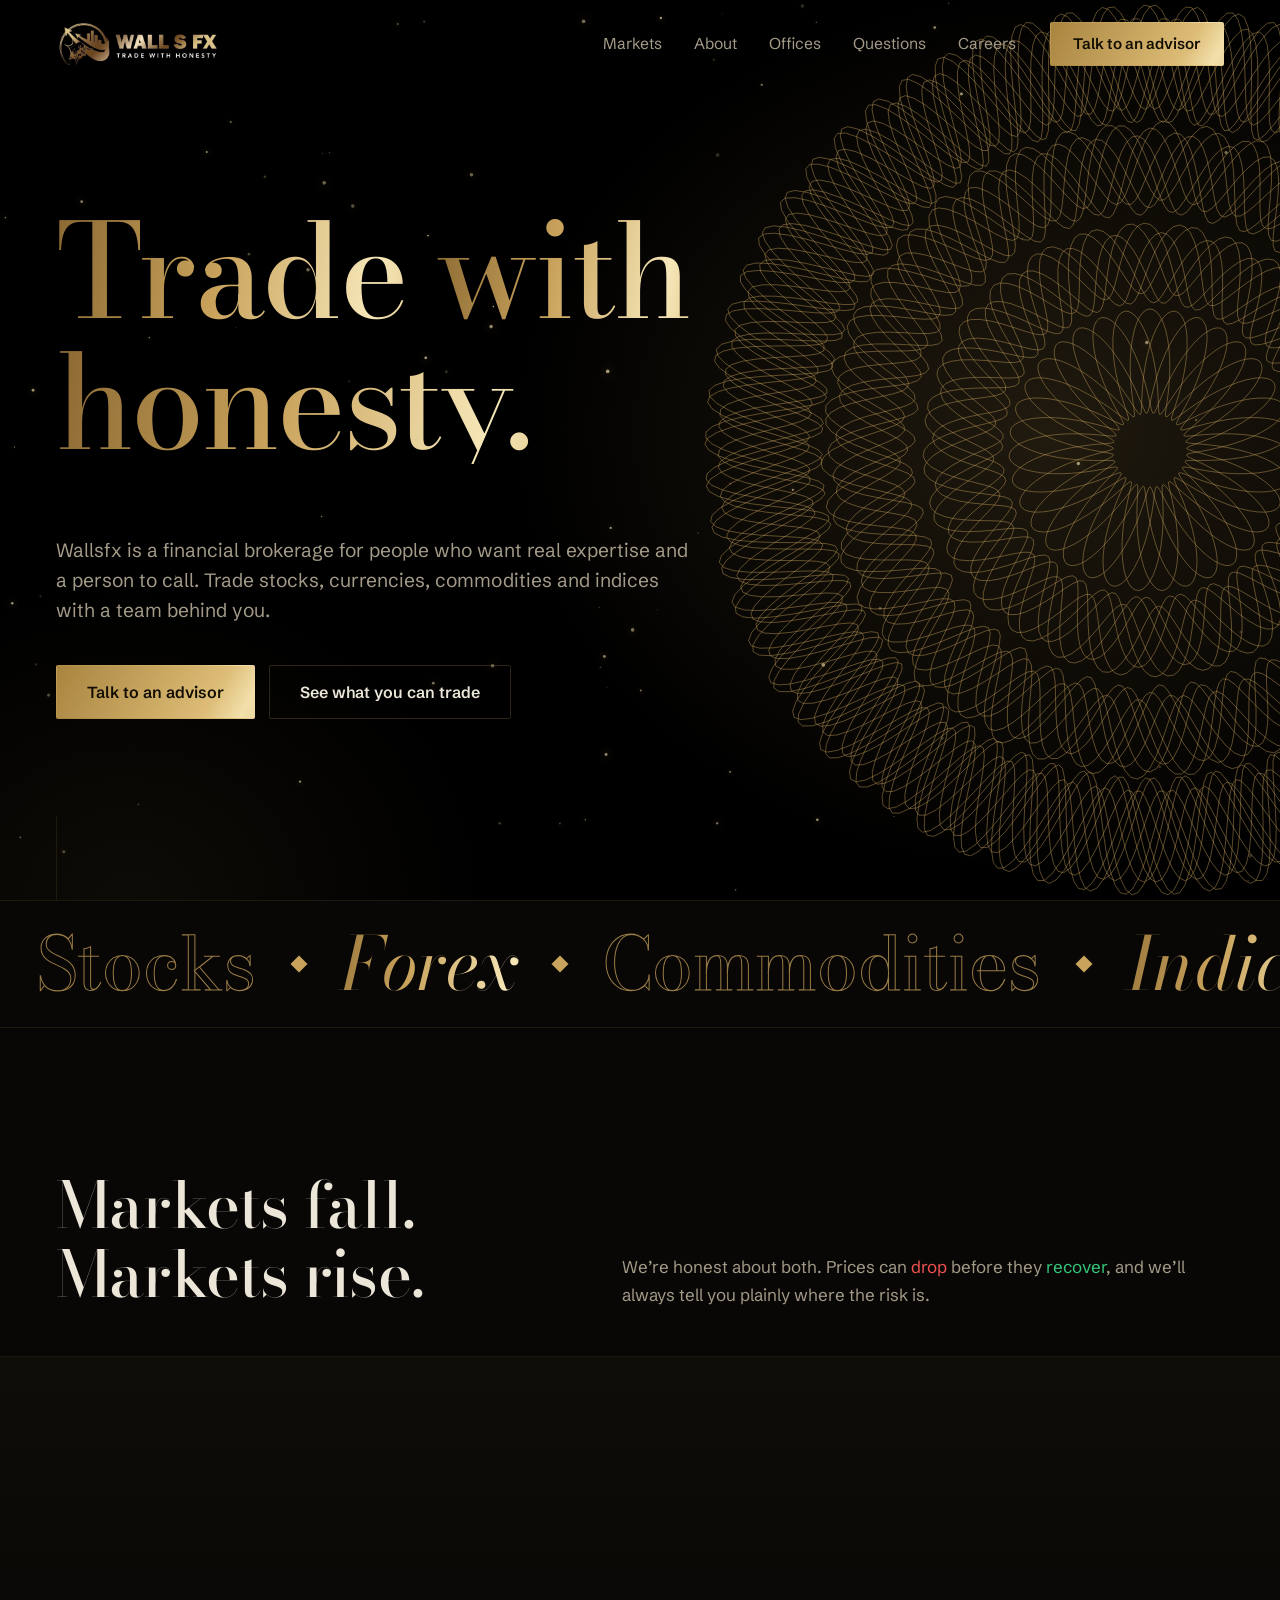
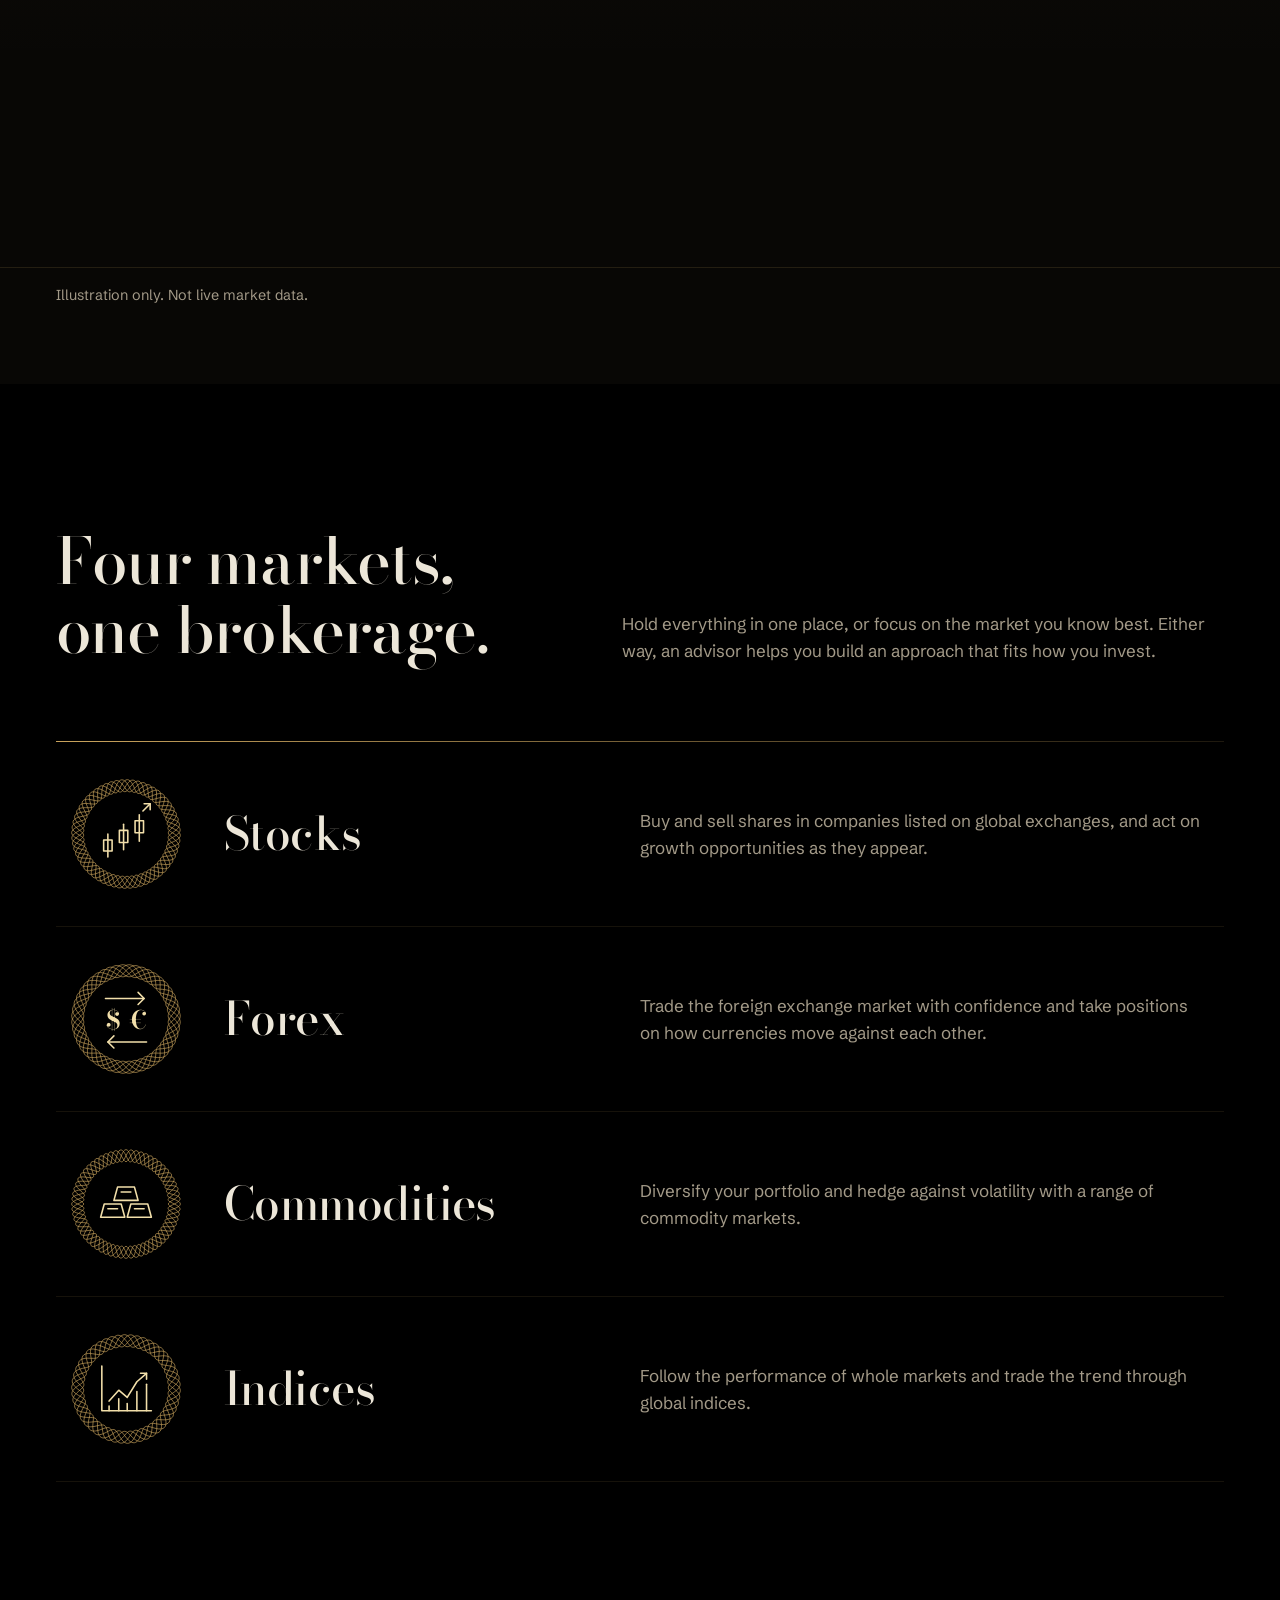
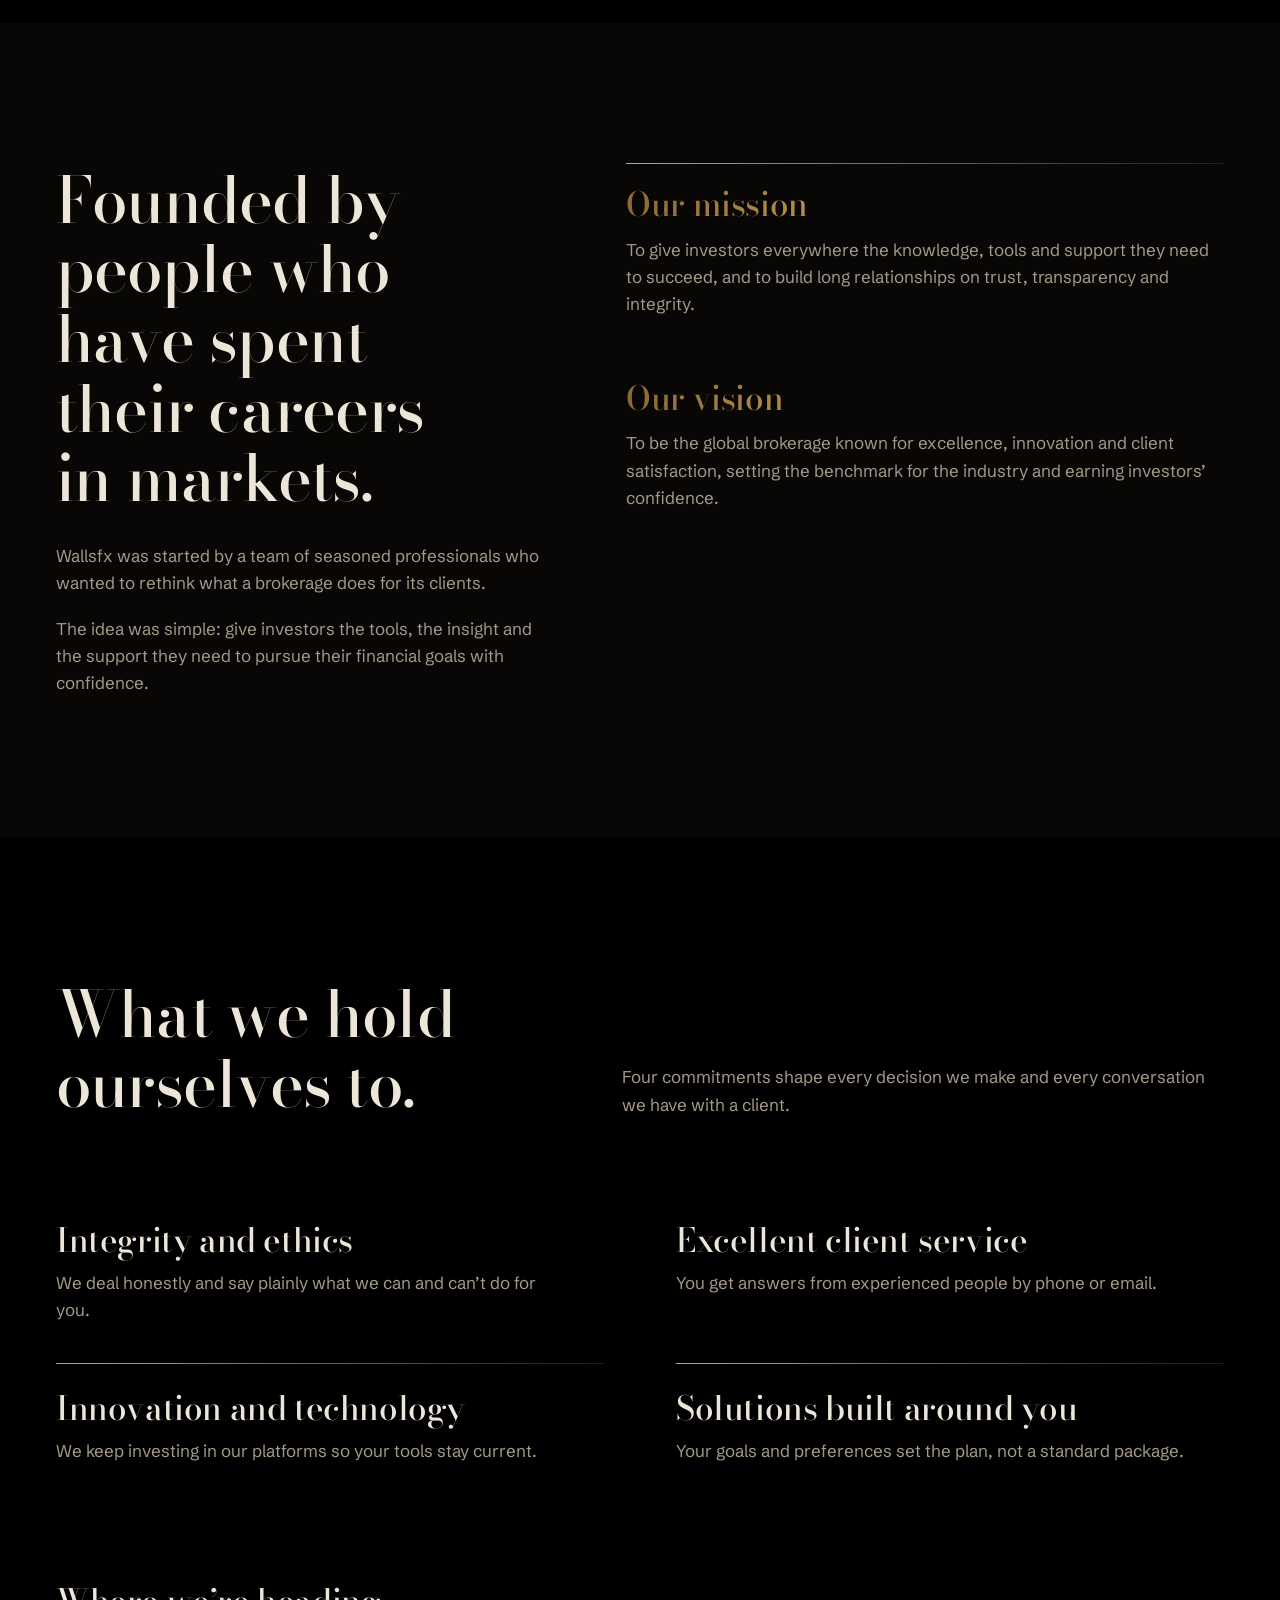
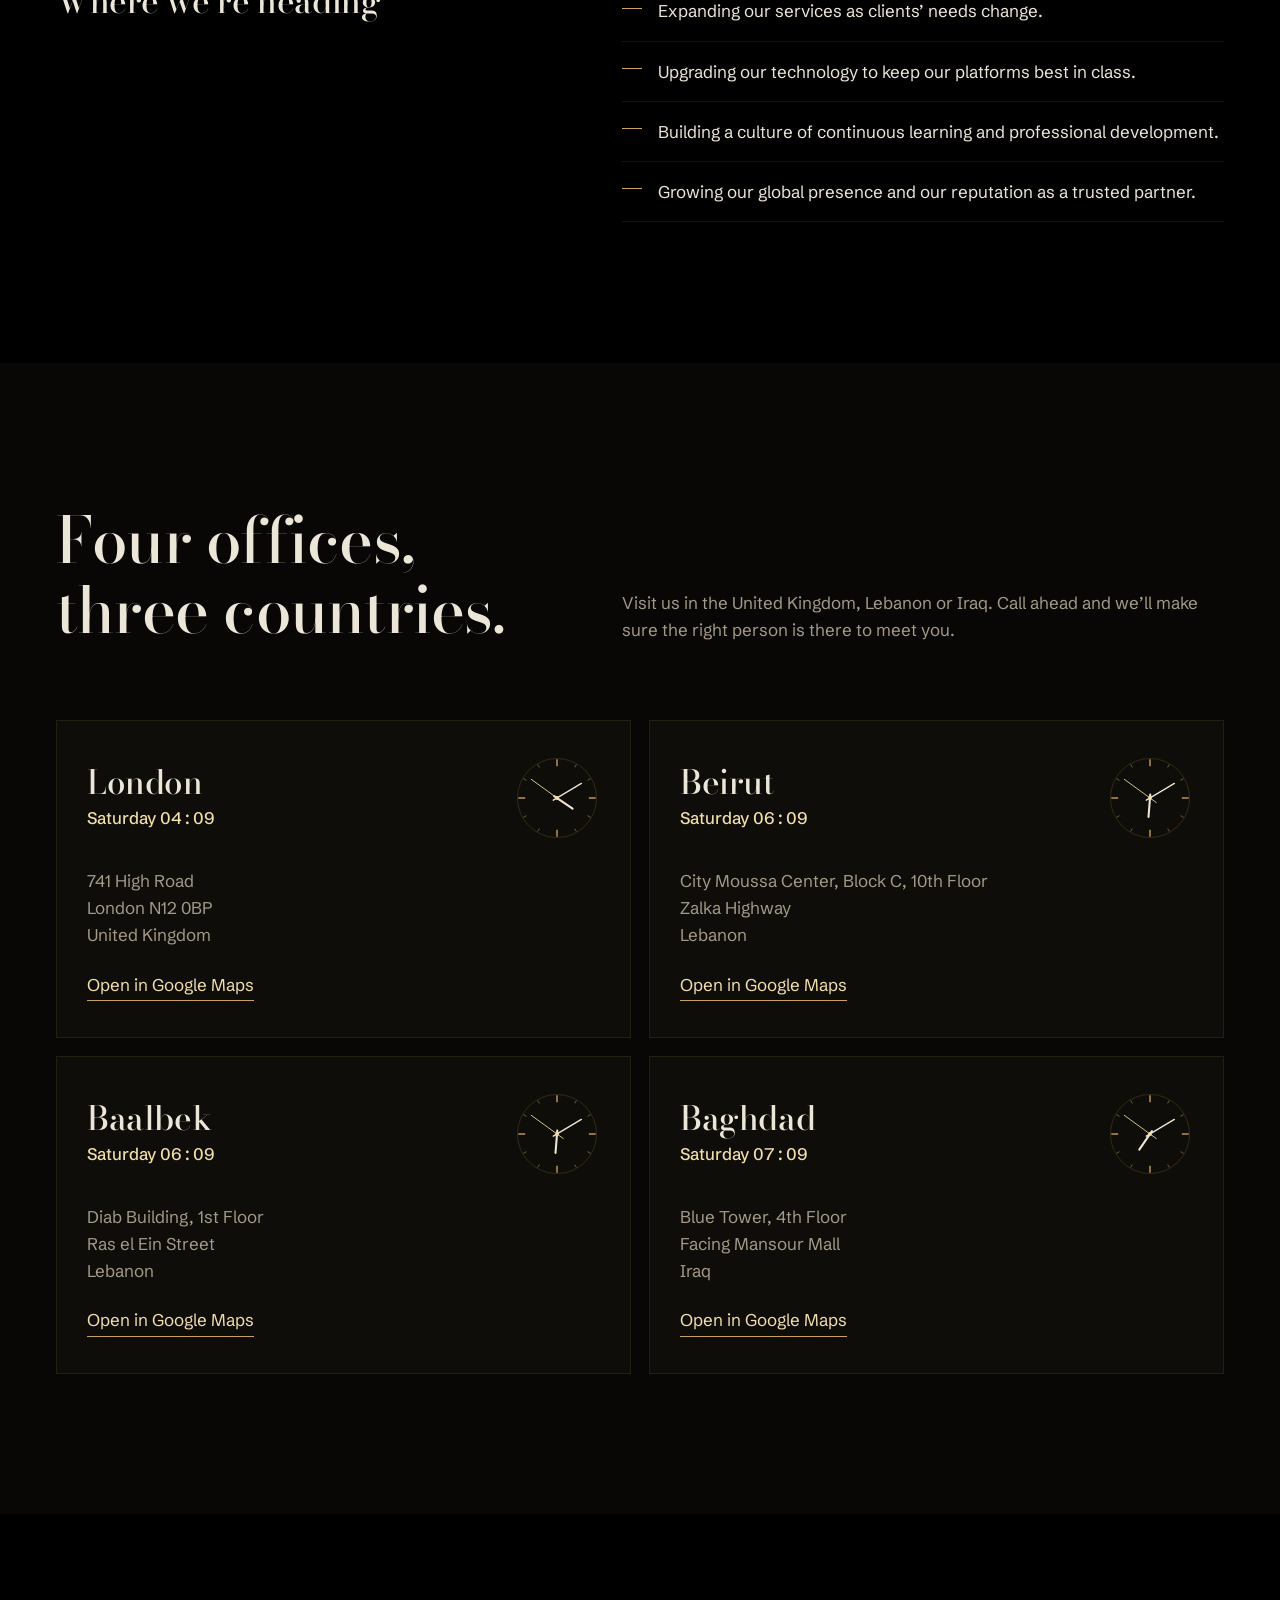
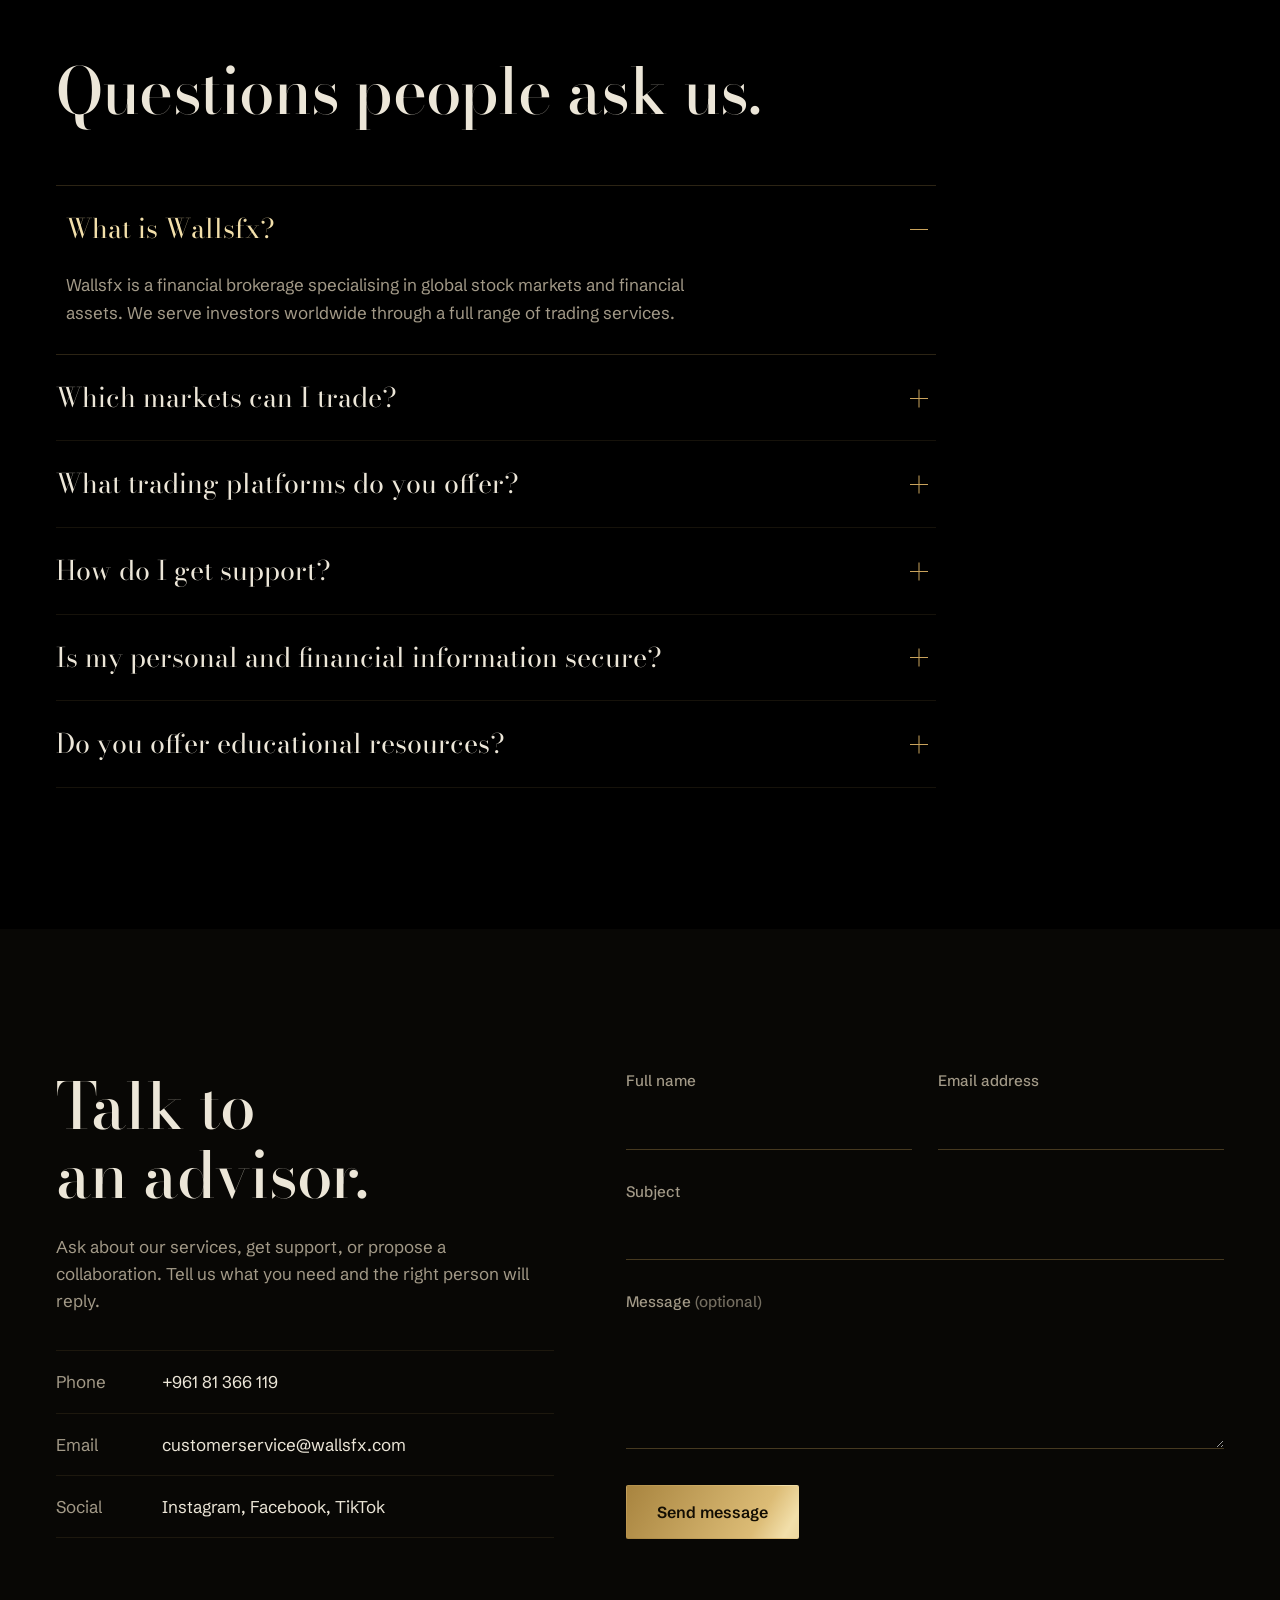
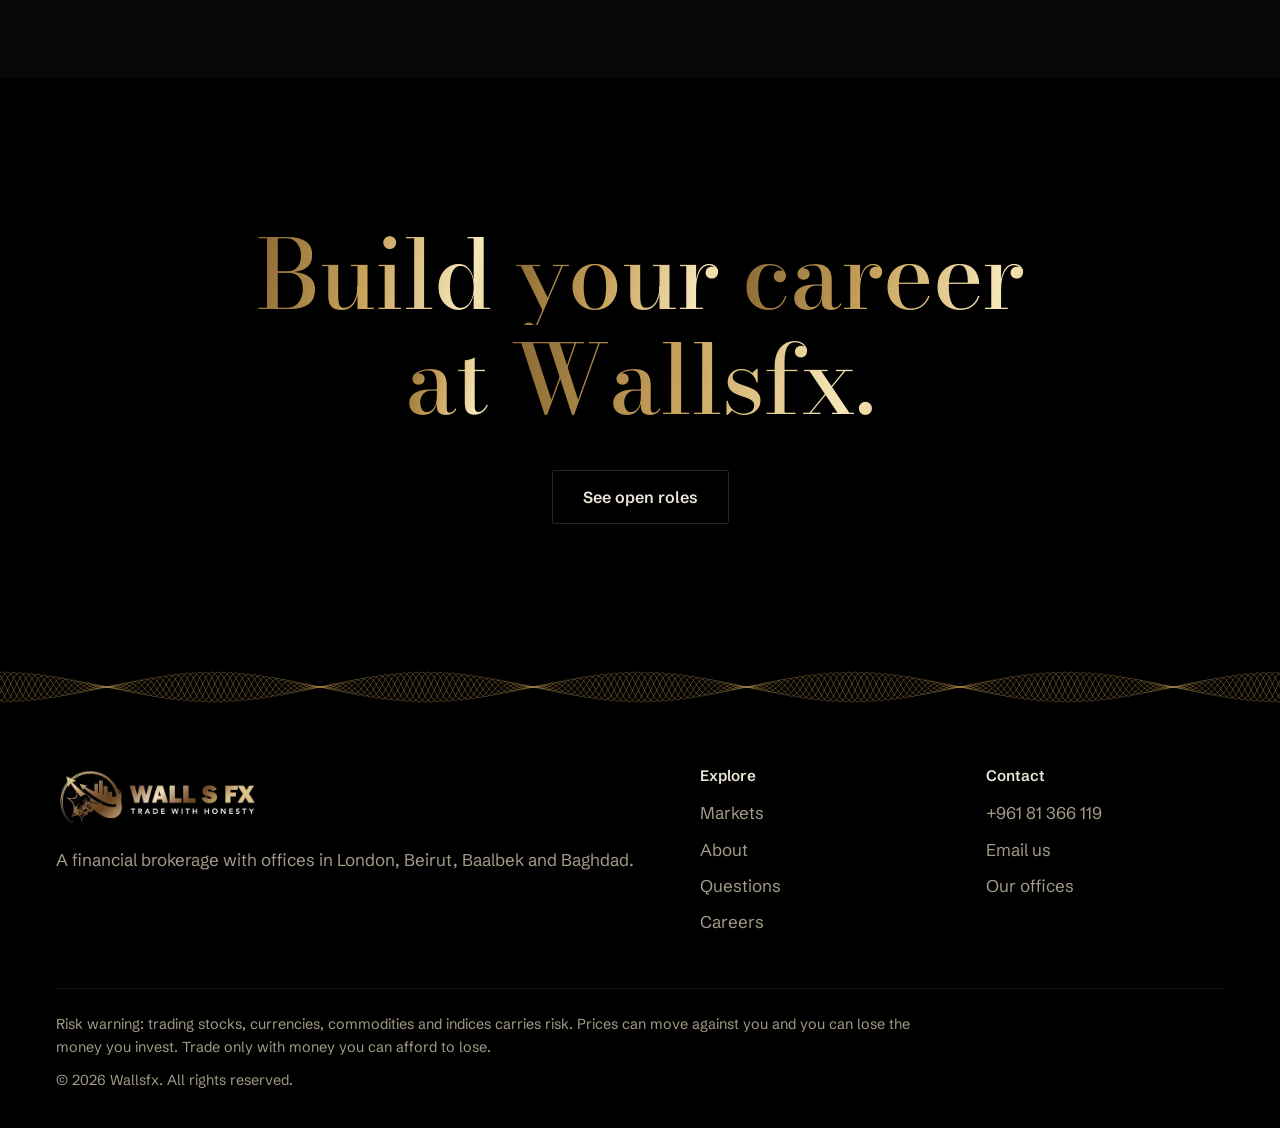
<file: index.html>
<!doctype html>
<html lang="en">
<head>
<meta charset="utf-8">
<meta name="viewport" content="width=device-width, initial-scale=1">
<title>Wallsfx — Trade with honesty</title>
<meta name="description" content="Wallsfx is a financial brokerage with offices in London, Beirut, Baalbek and Baghdad. Trade stocks, forex, commodities and indices with a team you can reach by phone.">
<meta name="theme-color" content="#000000">
<link rel="icon" type="image/png" href="assets/emblem.png">
<script>
  document.documentElement.classList.add("js");
  try { if (!sessionStorage.getItem("wfx-seen")) { document.documentElement.classList.add("intro"); sessionStorage.setItem("wfx-seen", "1"); } } catch (e) {}
</script>
<link rel="preconnect" href="https://fonts.googleapis.com">
<link rel="preconnect" href="https://fonts.gstatic.com" crossorigin>
<link href="https://fonts.googleapis.com/css2?family=Bodoni+Moda:ital,opsz,wght@0,6..96,400..700;1,6..96,400..700&family=Schibsted+Grotesk:wght@400;500;600&display=swap" rel="stylesheet">
<link rel="stylesheet" href="styles.css">
</head>
<body>
<a class="skip" href="#main">Skip to content</a>

<div class="intro-curtain" aria-hidden="true">
  <div class="mark"><img src="assets/logo.png" alt="" width="494" height="150"><i></i></div>
</div>

<div class="progress" aria-hidden="true"></div>

<header class="site-header">
  <div class="wrap">
    <a class="brand" href="index.html" aria-label="Wallsfx home"><img src="assets/logo.png" alt="Wall S FX — Trade with honesty" width="494" height="150"></a>
    <button class="nav-toggle" aria-expanded="false" aria-controls="nav">Menu</button>
    <nav class="nav" id="nav" aria-label="Main">
      <a href="#markets">Markets</a>
      <a href="#about">About</a>
      <a href="#offices">Offices</a>
      <a href="#faq">Questions</a>
      <a href="careers.html">Careers</a>
    </nav>
    <a class="btn btn-gold header-cta" href="#contact">Talk to an advisor</a>
  </div>
</header>

<main id="main">
  <section class="hero">
    <canvas class="dust" aria-hidden="true"></canvas>
    <canvas class="flow" aria-hidden="true"></canvas>
    <div class="wrap">
      <div class="rosette" aria-hidden="true" data-rosette></div>
      <div class="hero-copy">
        <h1 class="display" aria-label="Trade with honesty.">
          <span class="line" aria-hidden="true"><span class="word" style="--w:0"><span class="gold-text">Trade</span></span> <span class="word" style="--w:1"><span class="gold-text">with</span></span></span>
          <span class="line" aria-hidden="true"><span class="word" style="--w:2"><span class="gold-text">honesty.</span></span></span>
        </h1>
        <p class="lede rise" style="--r:0">Wallsfx is a financial brokerage for people who want real expertise and a person to call. Trade stocks, currencies, commodities and indices with a team behind you.</p>
        <div class="hero-actions rise" style="--r:1">
          <a class="btn btn-gold" href="#contact">Talk to an advisor</a>
          <a class="btn btn-line" href="#markets">See what you can trade</a>
        </div>
      </div>
    </div>
    <span class="scroll-cue" aria-hidden="true"></span>
  </section>

  <div class="marquee" aria-hidden="true">
    <div class="marquee-track">
      <div class="marquee-group"><span>Stocks</span><i></i><span>Forex</span><i></i><span>Commodities</span><i></i><span>Indices</span><i></i><span>Stocks</span><i></i><span>Forex</span><i></i><span>Commodities</span><i></i><span>Indices</span><i></i></div>
      <div class="marquee-group"><span>Stocks</span><i></i><span>Forex</span><i></i><span>Commodities</span><i></i><span>Indices</span><i></i><span>Stocks</span><i></i><span>Forex</span><i></i><span>Commodities</span><i></i><span>Indices</span><i></i></div>
    </div>
  </div>

  <section class="band band-coal trend" id="trend">
    <div class="wrap">
      <div class="band-head">
        <h2 class="display" data-split>Markets fall. Markets rise.</h2>
        <p class="muted measure" data-reveal>We’re honest about both. Prices can <span class="fall">drop</span> before they <span class="climb">recover</span>, and we’ll always tell you plainly where the risk is.</p>
      </div>
    </div>
    <div class="trend-stage" data-reveal>
      <canvas class="trend-chart" role="img" aria-label="Illustration of a price line falling in red, then turning and rising in green."></canvas>
    </div>
    <div class="wrap"><p class="trend-note">Illustration only. Not live market data.</p></div>
  </section>

  <section class="band" id="markets">
    <div class="wrap">
      <div class="band-head">
        <h2 class="display" data-split>Four markets, one brokerage.</h2>
        <p class="muted measure" data-reveal>Hold everything in one place, or focus on the market you know best. Either way, an advisor helps you build an approach that fits how you invest.</p>
      </div>
      <div class="rule"></div>
      <div class="markets" data-stagger>
        <article class="market glow" data-reveal>
          <svg class="seal" viewBox="-48 -48 96 96" aria-hidden="true" data-seal="stocks"></svg>
          <h3 class="display">Stocks</h3>
          <p>Buy and sell shares in companies listed on global exchanges, and act on growth opportunities as they appear.</p>
        </article>
        <article class="market glow" data-reveal>
          <svg class="seal" viewBox="-48 -48 96 96" aria-hidden="true" data-seal="forex"></svg>
          <h3 class="display">Forex</h3>
          <p>Trade the foreign exchange market with confidence and take positions on how currencies move against each other.</p>
        </article>
        <article class="market glow" data-reveal>
          <svg class="seal" viewBox="-48 -48 96 96" aria-hidden="true" data-seal="commodities"></svg>
          <h3 class="display">Commodities</h3>
          <p>Diversify your portfolio and hedge against volatility with a range of commodity markets.</p>
        </article>
        <article class="market glow" data-reveal>
          <svg class="seal" viewBox="-48 -48 96 96" aria-hidden="true" data-seal="indices"></svg>
          <h3 class="display">Indices</h3>
          <p>Follow the performance of whole markets and trade the trend through global indices.</p>
        </article>
      </div>
    </div>
  </section>

  <section class="band band-coal" id="about">
    <div class="wrap about-grid">
      <div class="story">
        <h2 class="display" data-split style="margin-bottom:30px">Founded by people who have spent their careers in markets.</h2>
        <div data-stagger>
          <p class="muted" data-reveal>Wallsfx was started by a team of seasoned professionals who wanted to rethink what a brokerage does for its clients.</p>
          <p class="muted" data-reveal>The idea was simple: give investors the tools, the insight and the support they need to pursue their financial goals with confidence.</p>
        </div>
      </div>
      <div class="pair" data-stagger>
        <div data-reveal>
          <div class="rule"></div>
          <h3 class="display gold-text">Our mission</h3>
          <p class="muted">To give investors everywhere the knowledge, tools and support they need to succeed, and to build long relationships on trust, transparency and integrity.</p>
        </div>
        <div data-reveal>
          <div class="rule"></div>
          <h3 class="display gold-text">Our vision</h3>
          <p class="muted">To be the global brokerage known for excellence, innovation and client satisfaction, setting the benchmark for the industry and earning investors’ confidence.</p>
        </div>
      </div>
    </div>
  </section>

  <section class="band" id="values">
    <div class="wrap">
      <div class="band-head">
        <h2 class="display" data-split>What we hold ourselves to.</h2>
        <p class="muted measure" data-reveal>Four commitments shape every decision we make and every conversation we have with a client.</p>
      </div>
      <ul class="values" data-stagger>
        <li data-reveal><div class="rule"></div><h3 class="display">Integrity and ethics</h3><p>We deal honestly and say plainly what we can and can’t do for you.</p></li>
        <li data-reveal><div class="rule"></div><h3 class="display">Excellent client service</h3><p>You get answers from experienced people by phone or email.</p></li>
        <li data-reveal><div class="rule"></div><h3 class="display">Innovation and technology</h3><p>We keep investing in our platforms so your tools stay current.</p></li>
        <li data-reveal><div class="rule"></div><h3 class="display">Solutions built around you</h3><p>Your goals and preferences set the plan, not a standard package.</p></li>
      </ul>
      <div class="direction">
        <h3 class="display" data-split>Where we’re heading</h3>
        <ul data-stagger>
          <li data-reveal>Expanding our services as clients’ needs change.</li>
          <li data-reveal>Upgrading our technology to keep our platforms best in class.</li>
          <li data-reveal>Building a culture of continuous learning and professional development.</li>
          <li data-reveal>Growing our global presence and our reputation as a trusted partner.</li>
        </ul>
      </div>
    </div>
  </section>

  <section class="band band-coal" id="offices">
    <div class="wrap">
      <div class="band-head">
        <h2 class="display" data-split>Four offices, three countries.</h2>
        <p class="muted measure" data-reveal>Visit us in the United Kingdom, Lebanon or Iraq. Call ahead and we’ll make sure the right person is there to meet you.</p>
      </div>
      <div class="offices" data-stagger>
        <div class="office glow" data-reveal data-tz="Europe/London">
          <div class="office-top">
            <div><h3 class="display">London</h3><time>--:--</time></div>
            <svg class="clock" viewBox="-50 -50 100 100" aria-hidden="true"></svg>
          </div>
          <address>741 High Road<br>London N12 0BP<br>United Kingdom</address>
          <a class="link" href="https://maps.app.goo.gl/KrPGinnBgGEfykCz8" target="_blank" rel="noopener">Open in Google Maps</a>
        </div>
        <div class="office glow" data-reveal data-tz="Asia/Beirut">
          <div class="office-top">
            <div><h3 class="display">Beirut</h3><time>--:--</time></div>
            <svg class="clock" viewBox="-50 -50 100 100" aria-hidden="true"></svg>
          </div>
          <address>City Moussa Center, Block C, 10th Floor<br>Zalka Highway<br>Lebanon</address>
          <a class="link" href="https://maps.app.goo.gl/wX5vpkjk7DDgV21C7" target="_blank" rel="noopener">Open in Google Maps</a>
        </div>
        <div class="office glow" data-reveal data-tz="Asia/Beirut">
          <div class="office-top">
            <div><h3 class="display">Baalbek</h3><time>--:--</time></div>
            <svg class="clock" viewBox="-50 -50 100 100" aria-hidden="true"></svg>
          </div>
          <address>Diab Building, 1st Floor<br>Ras el Ein Street<br>Lebanon</address>
          <a class="link" href="https://maps.app.goo.gl/QeZZVECqCM1QqsTF8" target="_blank" rel="noopener">Open in Google Maps</a>
        </div>
        <div class="office glow" data-reveal data-tz="Asia/Baghdad">
          <div class="office-top">
            <div><h3 class="display">Baghdad</h3><time>--:--</time></div>
            <svg class="clock" viewBox="-50 -50 100 100" aria-hidden="true"></svg>
          </div>
          <address>Blue Tower, 4th Floor<br>Facing Mansour Mall<br>Iraq</address>
          <a class="link" href="https://www.google.com/maps/search/?api=1&amp;query=Blue+Tower+Mansour+Mall+Baghdad" target="_blank" rel="noopener">Open in Google Maps</a>
        </div>
      </div>
    </div>
  </section>

  <section class="band" id="faq">
    <div class="wrap">
      <h2 class="display" data-split style="margin-bottom:clamp(36px,5vw,60px)">Questions people ask us.</h2>
      <div class="faq" data-reveal>
        <details open>
          <summary>What is Wallsfx?</summary>
          <div class="ans"><p>Wallsfx is a financial brokerage specialising in global stock markets and financial assets. We serve investors worldwide through a full range of trading services.</p></div>
        </details>
        <details>
          <summary>Which markets can I trade?</summary>
          <div class="ans"><p>Stocks, forex, commodities and indices from global exchanges. We tailor each solution to your investment needs and preferences.</p></div>
        </details>
        <details>
          <summary>What trading platforms do you offer?</summary>
          <div class="ans"><p>Our platforms provide real-time market data, advanced charting tools and fast execution. They suit both new and experienced traders.</p></div>
        </details>
        <details>
          <summary>How do I get support?</summary>
          <div class="ans"><p>By live chat, email or phone. Our experienced team is available to help with any question or issue.</p></div>
        </details>
        <details>
          <summary>Is my personal and financial information secure?</summary>
          <div class="ans"><p>Yes. We protect client data with robust security measures and encryption.</p></div>
        </details>
        <details>
          <summary>Do you offer educational resources?</summary>
          <div class="ans"><p>Yes. We publish articles, tutorials and webinars designed to sharpen your trading skills.</p></div>
        </details>
      </div>
    </div>
  </section>

  <section class="band band-coal" id="contact">
    <div class="wrap contact-grid">
      <div>
        <h2 class="display" data-split style="margin-bottom:24px">Talk to an advisor.</h2>
        <p class="muted measure" data-reveal>Ask about our services, get support, or propose a collaboration. Tell us what you need and the right person will reply.</p>
        <dl class="direct" data-reveal>
          <div><dt>Phone</dt><dd><a href="tel:+96181366119">+961 81 366 119</a></dd></div>
          <div><dt>Email</dt><dd><a href="mailto:customerservice@wallsfx.com">customerservice@wallsfx.com</a></dd></div>
          <div><dt>Social</dt><dd><a href="https://www.instagram.com/walls.fx" target="_blank" rel="noopener">Instagram</a>, <a href="https://www.facebook.com/profile.php?id=61555575014213" target="_blank" rel="noopener">Facebook</a>, <a href="https://www.tiktok.com/@walls.fx" target="_blank" rel="noopener">TikTok</a></dd></div>
        </dl>
      </div>
      <form class="form" data-reveal novalidate data-mailto="customerservice@wallsfx.com" data-subject="Website enquiry" data-done="Your email app should now be open with your message ready. Press send there to reach us.">
        <div class="row">
          <div class="field"><label for="c-name">Full name</label><span class="control"><input id="c-name" name="name" autocomplete="name" required data-label="your full name"></span><span class="err" aria-live="polite"></span></div>
          <div class="field"><label for="c-email">Email address</label><span class="control"><input id="c-email" name="email" type="email" autocomplete="email" required data-label="your email address"></span><span class="err" aria-live="polite"></span></div>
        </div>
        <div class="field"><label for="c-subject">Subject</label><span class="control"><input id="c-subject" name="subject" required data-label="a subject"></span><span class="err" aria-live="polite"></span></div>
        <div class="field"><label for="c-message">Message <small>(optional)</small></label><span class="control"><textarea id="c-message" name="message" data-label="message"></textarea></span><span class="err"></span></div>
        <div class="form-foot">
          <button class="btn btn-gold" type="submit">Send message</button>
          <p class="form-status" role="status"></p>
        </div>
      </form>
    </div>
  </section>

  <section class="band careers-cta">
    <div class="wrap">
      <h2 class="display" data-split data-gold>Build your career at Wallsfx.</h2>
      <div data-reveal><a class="btn btn-line" href="careers.html">See open roles</a></div>
    </div>
  </section>
</main>

<footer class="site-footer">
  <div class="strip"><svg viewBox="0 0 2400 46" preserveAspectRatio="none" aria-hidden="true" data-strip></svg></div>
  <div class="wrap">
    <div class="footer-grid">
      <div>
        <img src="assets/logo.png" alt="Wall S FX — Trade with honesty" width="494" height="150">
        <p>A financial brokerage with offices in London, Beirut, Baalbek and Baghdad.</p>
      </div>
      <div>
        <h2>Explore</h2>
        <ul>
          <li><a href="#markets">Markets</a></li>
          <li><a href="#about">About</a></li>
          <li><a href="#faq">Questions</a></li>
          <li><a href="careers.html">Careers</a></li>
        </ul>
      </div>
      <div>
        <h2>Contact</h2>
        <ul>
          <li><a href="tel:+96181366119">+961 81 366 119</a></li>
          <li><a href="mailto:customerservice@wallsfx.com">Email us</a></li>
          <li><a href="#offices">Our offices</a></li>
        </ul>
      </div>
    </div>
    <div class="risk">
      <p>Risk warning: trading stocks, currencies, commodities and indices carries risk. Prices can move against you and you can lose the money you invest. Trade only with money you can afford to lose.</p>
      <p>© 2026 Wallsfx. All rights reserved.</p>
    </div>
  </div>
</footer>

<script src="main.js"></script>
<script src="trading.js"></script>
</body>
</html>
</file>
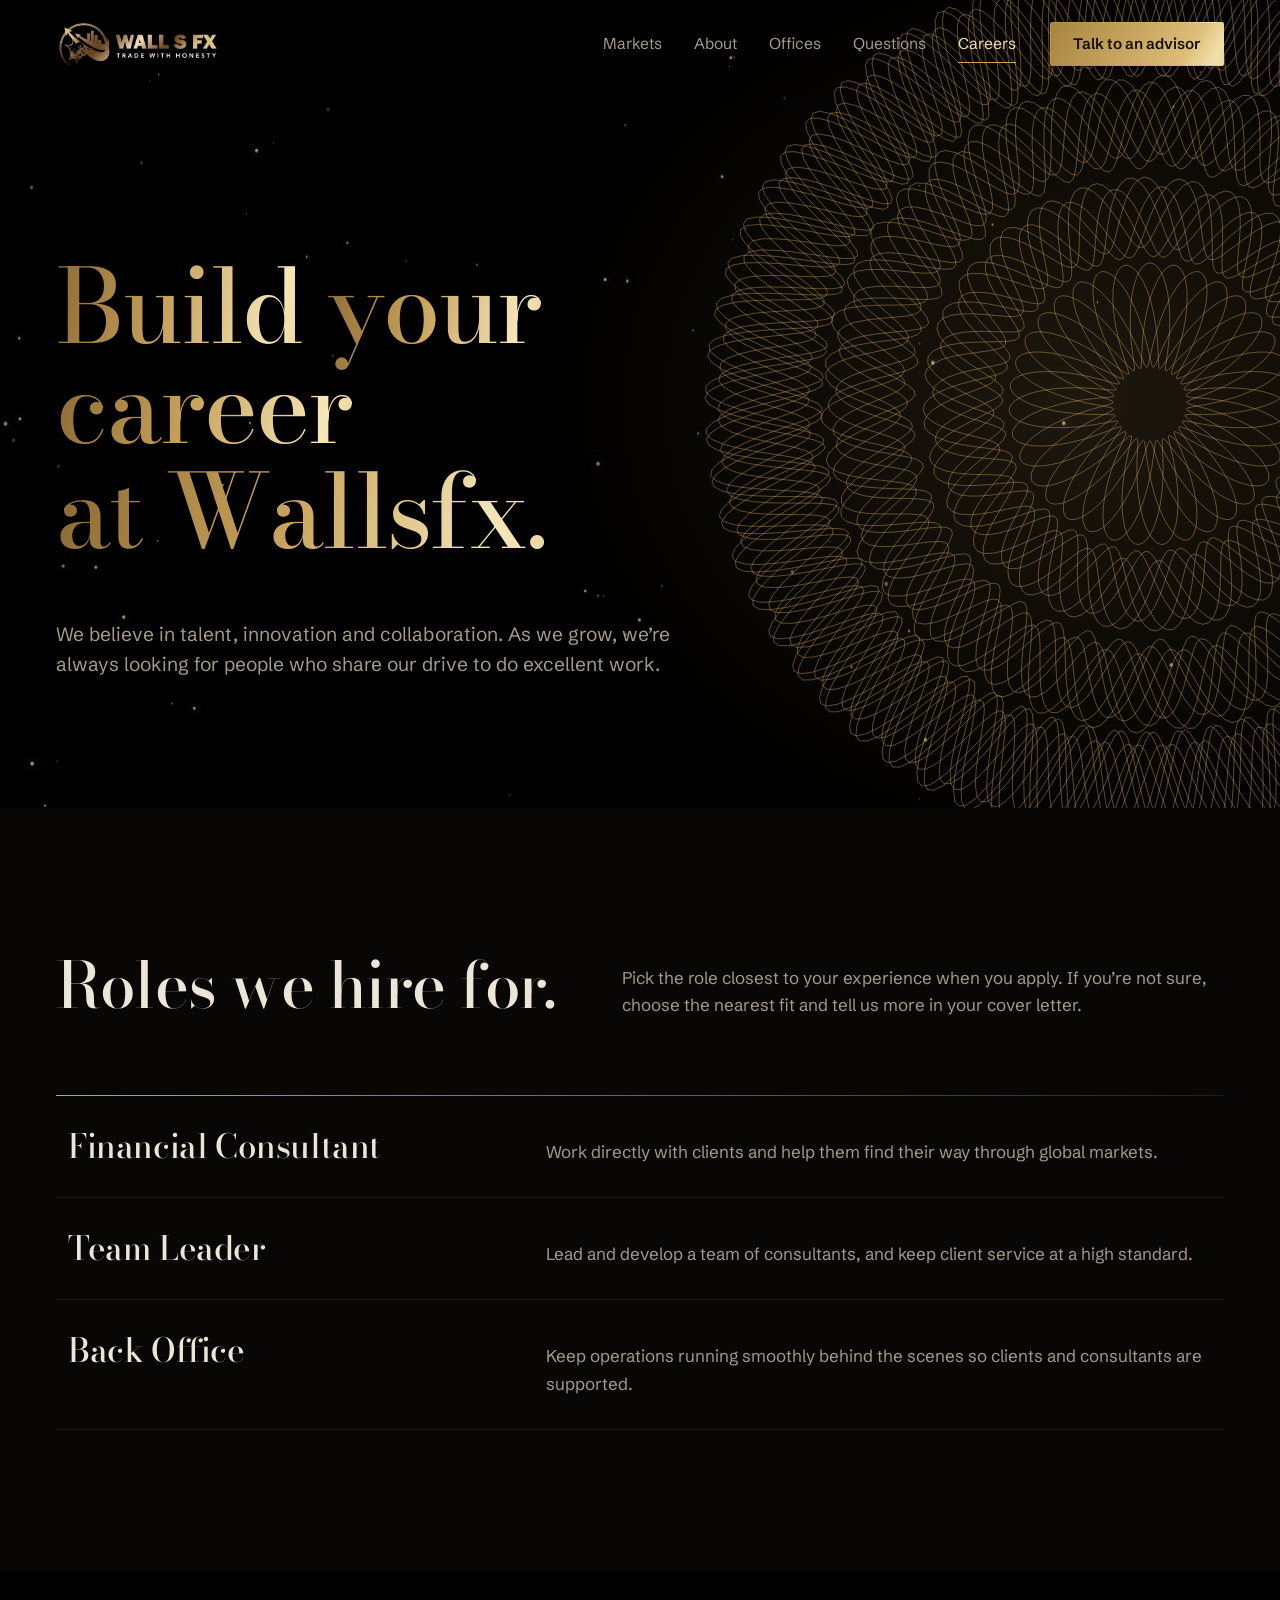
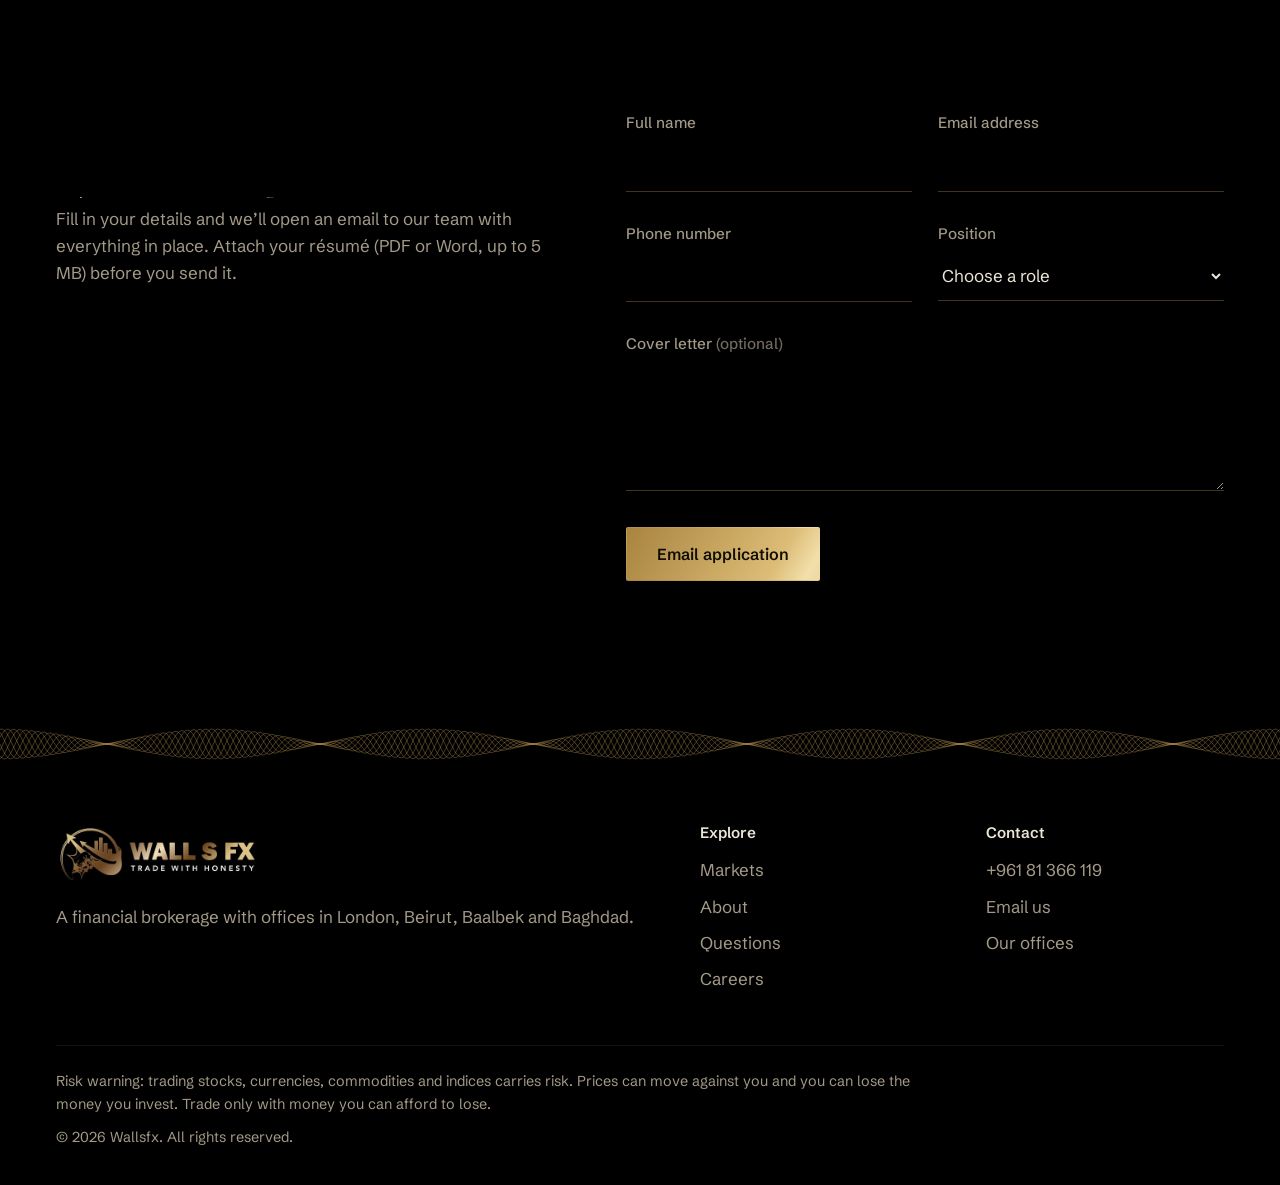
<file: careers.html>
<!doctype html>
<html lang="en">
<head>
<meta charset="utf-8">
<meta name="viewport" content="width=device-width, initial-scale=1">
<title>Careers — Wallsfx</title>
<meta name="description" content="Join Wallsfx. We're hiring financial consultants, team leaders and back office staff.">
<meta name="theme-color" content="#000000">
<link rel="icon" type="image/png" href="assets/emblem.png">
<script>document.documentElement.classList.add("js");</script>
<link rel="preconnect" href="https://fonts.googleapis.com">
<link rel="preconnect" href="https://fonts.gstatic.com" crossorigin>
<link href="https://fonts.googleapis.com/css2?family=Bodoni+Moda:ital,opsz,wght@0,6..96,400..700;1,6..96,400..700&family=Schibsted+Grotesk:wght@400;500;600&display=swap" rel="stylesheet">
<link rel="stylesheet" href="styles.css">
</head>
<body>
<a class="skip" href="#main">Skip to content</a>

<div class="progress" aria-hidden="true"></div>

<header class="site-header">
  <div class="wrap">
    <a class="brand" href="index.html" aria-label="Wallsfx home"><img src="assets/logo.png" alt="Wall S FX — Trade with honesty" width="494" height="150"></a>
    <button class="nav-toggle" aria-expanded="false" aria-controls="nav">Menu</button>
    <nav class="nav" id="nav" aria-label="Main">
      <a href="index.html#markets">Markets</a>
      <a href="index.html#about">About</a>
      <a href="index.html#offices">Offices</a>
      <a href="index.html#faq">Questions</a>
      <a href="careers.html" aria-current="page">Careers</a>
    </nav>
    <a class="btn btn-gold header-cta" href="index.html#contact">Talk to an advisor</a>
  </div>
</header>

<main id="main">
  <section class="page-top">
    <canvas class="dust" aria-hidden="true"></canvas>
    <div class="wrap">
      <div class="rosette" aria-hidden="true" data-rosette></div>
      <div class="hero-copy">
        <h1 class="display" aria-label="Build your career at Wallsfx.">
          <span class="line" aria-hidden="true"><span class="word" style="--w:0"><span class="gold-text">Build</span></span> <span class="word" style="--w:1"><span class="gold-text">your</span></span> <span class="word" style="--w:2"><span class="gold-text">career</span></span></span>
          <span class="line" aria-hidden="true"><span class="word" style="--w:3"><span class="gold-text">at Wallsfx.</span></span></span>
        </h1>
        <p class="lede rise" style="--r:0">We believe in talent, innovation and collaboration. As we grow, we’re always looking for people who share our drive to do excellent work.</p>
      </div>
    </div>
  </section>

  <section class="band band-coal">
    <div class="wrap">
      <div class="band-head">
        <h2 class="display" data-split>Roles we hire for.</h2>
        <p class="muted measure" data-reveal>Pick the role closest to your experience when you apply. If you’re not sure, choose the nearest fit and tell us more in your cover letter.</p>
      </div>
      <div class="rule"></div>
      <ul class="roles" data-stagger>
        <li class="glow" data-reveal><h3 class="display">Financial Consultant</h3><p>Work directly with clients and help them find their way through global markets.</p></li>
        <li class="glow" data-reveal><h3 class="display">Team Leader</h3><p>Lead and develop a team of consultants, and keep client service at a high standard.</p></li>
        <li class="glow" data-reveal><h3 class="display">Back Office</h3><p>Keep operations running smoothly behind the scenes so clients and consultants are supported.</p></li>
      </ul>
    </div>
  </section>

  <section class="band" id="apply">
    <div class="wrap contact-grid">
      <div>
        <h2 class="display" data-split style="margin-bottom:24px">Apply for a role.</h2>
        <p class="muted measure" data-reveal>Fill in your details and we’ll open an email to our team with everything in place. Attach your résumé (PDF or Word, up to 5 MB) before you send it.</p>
      </div>
      <form class="form" data-reveal novalidate data-mailto="customerservice@wallsfx.com" data-subject="Job application" data-note="My résumé is attached." data-done="Your email app should now be open with your application. Attach your résumé, then press send.">
        <div class="row">
          <div class="field"><label for="a-name">Full name</label><span class="control"><input id="a-name" name="name" autocomplete="name" required data-label="your full name"></span><span class="err" aria-live="polite"></span></div>
          <div class="field"><label for="a-email">Email address</label><span class="control"><input id="a-email" name="email" type="email" autocomplete="email" required data-label="your email address"></span><span class="err" aria-live="polite"></span></div>
        </div>
        <div class="row">
          <div class="field"><label for="a-phone">Phone number</label><span class="control"><input id="a-phone" name="phone" type="tel" autocomplete="tel" required data-label="your phone number"></span><span class="err" aria-live="polite"></span></div>
          <div class="field"><label for="a-position">Position</label><span class="control">
            <select id="a-position" name="position" required data-label="position" data-msg="Choose a role.">
              <option value="">Choose a role</option>
              <option>Financial Consultant</option>
              <option>Team Leader</option>
              <option>Back Office</option>
            </select></span><span class="err" aria-live="polite"></span></div>
        </div>
        <div class="field"><label for="a-letter">Cover letter <small>(optional)</small></label><span class="control"><textarea id="a-letter" name="letter" data-label="cover letter"></textarea></span><span class="err"></span></div>
        <div class="form-foot">
          <button class="btn btn-gold" type="submit">Email application</button>
          <p class="form-status" role="status"></p>
        </div>
      </form>
    </div>
  </section>
</main>

<footer class="site-footer">
  <div class="strip"><svg viewBox="0 0 2400 46" preserveAspectRatio="none" aria-hidden="true" data-strip></svg></div>
  <div class="wrap">
    <div class="footer-grid">
      <div>
        <img src="assets/logo.png" alt="Wall S FX — Trade with honesty" width="494" height="150">
        <p>A financial brokerage with offices in London, Beirut, Baalbek and Baghdad.</p>
      </div>
      <div>
        <h2>Explore</h2>
        <ul>
          <li><a href="index.html#markets">Markets</a></li>
          <li><a href="index.html#about">About</a></li>
          <li><a href="index.html#faq">Questions</a></li>
          <li><a href="careers.html">Careers</a></li>
        </ul>
      </div>
      <div>
        <h2>Contact</h2>
        <ul>
          <li><a href="tel:+96181366119">+961 81 366 119</a></li>
          <li><a href="mailto:customerservice@wallsfx.com">Email us</a></li>
          <li><a href="index.html#offices">Our offices</a></li>
        </ul>
      </div>
    </div>
    <div class="risk">
      <p>Risk warning: trading stocks, currencies, commodities and indices carries risk. Prices can move against you and you can lose the money you invest. Trade only with money you can afford to lose.</p>
      <p>© 2026 Wallsfx. All rights reserved.</p>
    </div>
  </div>
</footer>

<script src="main.js"></script>
</body>
</html>
</file>
<file: styles.css>
/* Wall S FX — black and gold. Signature: engraved guilloche linework in motion. */
:root {
  --black: #000;
  --coal: #080705;
  --panel: #0f0d09;
  --gold: #c9a35c;
  --gold-light: #f2dfaa;
  --gold-deep: #8a6832;
  --text: #ece6d8;
  --muted: #a39a88;
  --line: rgba(201, 163, 92, 0.22);
  --line-soft: rgba(201, 163, 92, 0.11);
  --metal: linear-gradient(100deg, #8a6832 0%, #c9a35c 22%, #f6e7b8 42%, #c9a35c 58%, #8a6832 80%, #c9a35c 100%);
  --display: "Bodoni Moda", "Didot", "Bodoni MT", Georgia, serif;
  --sans: "Schibsted Grotesk", "Segoe UI", system-ui, sans-serif;
  --ease: cubic-bezier(.16, 1, .3, 1);
  --wrap: 1200px;
  --gutter: clamp(20px, 5vw, 56px);
  --d: .15s; /* delay before hero choreography starts */
}
html.intro { --d: 1.85s; }

@view-transition { navigation: auto; }

*, *::before, *::after { box-sizing: border-box; }
html { scroll-behavior: smooth; -webkit-text-size-adjust: 100%; background: var(--black); }
body {
  margin: 0; background: var(--black); color: var(--text);
  font-family: var(--sans); font-size: 1.0625rem; line-height: 1.6;
  -webkit-font-smoothing: antialiased; overflow-x: hidden;
}
img, svg, canvas { display: block; max-width: 100%; }
a { color: inherit; }
h1, h2, h3, p, ul, ol, dl, dd, figure { margin: 0; }
ul, ol { padding: 0; list-style: none; }
::selection { background: var(--gold); color: #000; }
:focus-visible { outline: 2px solid var(--gold-light); outline-offset: 3px; border-radius: 2px; }

.wrap { width: 100%; max-width: calc(var(--wrap) + 2 * var(--gutter)); margin-inline: auto; padding-inline: var(--gutter); }
.skip { position: absolute; left: 12px; top: -60px; z-index: 300; background: var(--gold); color: #000; padding: 10px 16px; font-weight: 600; text-decoration: none; }
.skip:focus { top: 12px; }

/* ---------- Type ---------- */
.display { font-family: var(--display); font-optical-sizing: auto; font-weight: 500; line-height: 1.04; letter-spacing: -0.012em; text-wrap: balance; }
h2.display { font-size: clamp(2.2rem, 5vw, 4rem); }
h3.display { font-size: clamp(1.6rem, 2.6vw, 2.2rem); line-height: 1.12; }
.gold-text {
  background: var(--metal); background-size: 220% 100%;
  -webkit-background-clip: text; background-clip: text; color: transparent;
  animation: sheen 7s ease-in-out infinite;
}
@keyframes sheen { 0%, 55% { background-position: 100% 0; } 100% { background-position: -120% 0; } }
.lede { font-size: clamp(1.1rem, 1.5vw, 1.3rem); line-height: 1.55; max-width: 33em; color: var(--muted); }
.muted { color: var(--muted); }
.measure { max-width: 38em; }

/* ---------- Buttons ---------- */
.btn {
  position: relative; overflow: hidden; isolation: isolate;
  display: inline-flex; align-items: center; justify-content: center;
  min-height: 54px; padding: 0 30px;
  font: 600 1rem/1 var(--sans); text-decoration: none; cursor: pointer;
  border: 1px solid transparent; border-radius: 2px;
  transition: transform .35s var(--ease), color .3s, border-color .3s, box-shadow .4s;
}
.btn-gold { background: linear-gradient(120deg, #a8843f, #dcbc76 45%, #f2dfaa 55%, #b8914a); background-size: 180% 100%; color: #120d03; box-shadow: 0 0 0 rgba(201,163,92,0); transition: transform .35s var(--ease), background-position .6s var(--ease), box-shadow .4s; }
.btn-gold::after { content: ""; position: absolute; inset: 0; z-index: -1; background: linear-gradient(105deg, transparent 35%, rgba(255,255,255,.65) 50%, transparent 65%); transform: translateX(-120%); }
.btn-gold:hover { background-position: 90% 0; box-shadow: 0 10px 40px -8px rgba(201,163,92,.55); }
.btn-gold:hover::after { transform: translateX(120%); transition: transform .8s var(--ease); }
.btn-line { border-color: var(--line); color: var(--text); background: transparent; }
.btn-line::before { content: ""; position: absolute; inset: 0; z-index: -1; background: var(--gold); transform: scaleX(0); transform-origin: right; transition: transform .5s var(--ease); }
.btn-line:hover { color: #120d03; border-color: var(--gold); }
.btn-line:hover::before { transform: scaleX(1); transform-origin: left; }

/* ---------- Intro curtain (first visit of the session, home only) ---------- */
.intro-curtain { display: none; }
html.intro .intro-curtain {
  display: grid; place-items: center; position: fixed; inset: 0; z-index: 200; background: #000;
  animation: curtain-up .9s var(--ease) 1.35s forwards;
}
.intro-curtain .mark { width: min(340px, 70vw); display: grid; gap: 22px; }
.intro-curtain img { width: 100%; opacity: 0; transform: scale(.94); animation: mark-in 1s var(--ease) .1s forwards; }
.intro-curtain i { height: 1px; background: linear-gradient(90deg, transparent, var(--gold-light), transparent); transform: scaleX(0); animation: line-in 1.1s var(--ease) .25s forwards; }
@keyframes mark-in { to { opacity: 1; transform: none; } }
@keyframes line-in { to { transform: scaleX(1); } }
@keyframes curtain-up { to { clip-path: inset(0 0 100% 0); visibility: hidden; } }

/* ---------- Header ---------- */
.progress { position: fixed; left: 0; top: 0; height: 2px; width: 100%; z-index: 120; background: var(--metal); transform: scaleX(var(--p, 0)); transform-origin: left; }
.site-header { position: fixed; inset: 0 0 auto 0; z-index: 100; transition: background-color .4s, border-color .4s, backdrop-filter .4s; border-bottom: 1px solid transparent; }
.site-header .wrap { display: flex; align-items: center; gap: 34px; min-height: 88px; transition: min-height .4s var(--ease); }
/* The blur lives on a pseudo-element: a backdrop-filter on the header itself would trap the full-screen mobile menu inside it. */
.site-header::before { content: ""; position: absolute; inset: 0; z-index: -1; opacity: 0; background: rgba(0,0,0,.72); -webkit-backdrop-filter: blur(16px) saturate(1.2); backdrop-filter: blur(16px) saturate(1.2); transition: opacity .4s; pointer-events: none; }
.site-header.scrolled::before { opacity: 1; }
.site-header.scrolled { border-bottom-color: var(--line-soft); }
.site-header.scrolled .wrap { min-height: 68px; }
.brand { margin-right: auto; display: block; }
.brand img { height: 50px; width: auto; transition: height .4s var(--ease); }
.site-header.scrolled .brand img { height: 42px; }
.nav { display: flex; align-items: center; gap: 32px; }
.nav a { position: relative; text-decoration: none; font-size: .98rem; color: var(--muted); padding: 8px 0; transition: color .25s; }
.nav a::after { content: ""; position: absolute; left: 0; right: 0; bottom: 2px; height: 1px; background: var(--gold); transform: scaleX(0); transform-origin: right; transition: transform .45s var(--ease); }
.nav a:hover, .nav a[aria-current="page"] { color: var(--gold-light); }
.nav a:hover::after, .nav a[aria-current="page"]::after { transform: scaleX(1); transform-origin: left; }
.site-header .btn { min-height: 44px; padding: 0 22px; font-size: .95rem; }
.nav-toggle { display: none; position: relative; z-index: 2; background: none; border: 1px solid var(--line); color: var(--text); font: 600 .95rem var(--sans); padding: 10px 16px; border-radius: 2px; cursor: pointer; }

@media (max-width: 900px) {
  .nav-toggle { display: block; }
  .site-header .header-cta { display: none; }
  .brand { position: relative; z-index: 2; }
  .nav {
    position: fixed; inset: 0; height: 100dvh; background: #000; z-index: 1;
    flex-direction: column; align-items: flex-start; justify-content: center; gap: 6px;
    padding: 80px var(--gutter) 40px;
    clip-path: inset(0 0 100% 0); visibility: hidden;
    transition: clip-path .7s var(--ease), visibility 0s .7s;
  }
  .nav.open { clip-path: inset(0); visibility: visible; transition: clip-path .7s var(--ease); }
  .nav a { font-family: var(--display); font-size: clamp(2.2rem, 10vw, 3.4rem); color: var(--text); line-height: 1.25; opacity: 0; transform: translateY(24px); transition: opacity .6s var(--ease), transform .6s var(--ease), color .25s; }
  .nav.open a { opacity: 1; transform: none; transition-delay: calc(.12s + var(--n, 0) * 70ms); }
  .nav a::after { display: none; }
}

/* ---------- Hero ---------- */
.hero { position: relative; min-height: 100svh; display: flex; flex-direction: column; justify-content: center; overflow: hidden; isolation: isolate; background: #000; }
.hero::before { content: ""; position: absolute; inset: 0; z-index: -3; background: radial-gradient(60% 70% at 82% 48%, rgba(201,163,92,.16), transparent 70%), radial-gradient(40% 50% at 10% 100%, rgba(201,163,92,.07), transparent 70%); }
.hero > .wrap { position: relative; padding-top: 140px; padding-bottom: 120px; }
.dust { position: absolute; inset: 0; width: 100%; height: 100%; z-index: -2; }
.hero-copy { max-width: 780px; transform: translate3d(0, calc(var(--s, 0) * -70px), 0); opacity: calc(1 - var(--s, 0) * 1.25); }
.hero h1 { font-size: clamp(3.3rem, 10.2vw, 9.2rem); line-height: .96; letter-spacing: -0.02em; margin-bottom: calc(30px + .34em); }
.hero h1 .line { display: block; overflow: hidden; padding: .06em .08em .32em; margin: 0 -.08em -.34em; }
.hero h1 .word { display: inline-block; transform: translateY(118%) rotate(4deg); transform-origin: left bottom; animation: word-up 1.3s var(--ease) forwards; animation-delay: calc(var(--d) + var(--w) * .13s); }
.hero h1 .word > span { display: inline-block; }
@keyframes word-up { to { transform: none; } }
.rise { opacity: 0; transform: translateY(26px); animation: rise 1.1s var(--ease) forwards; animation-delay: calc(var(--d) + var(--r, 0) * .12s + .45s); }
@keyframes rise { to { opacity: 1; transform: none; } }
.hero .lede { margin-bottom: 40px; }
.hero-actions { display: flex; flex-wrap: wrap; gap: 14px; }

.rosette {
  position: absolute; z-index: -1; pointer-events: none;
  width: min(920px, 82vw); aspect-ratio: 1;
  right: max(-330px, -27vw); top: 50%;
  transform: translate3d(calc(var(--px, 0) * 1px), calc(-50% + var(--py, 0) * 1px), 0) scale(calc(1 + var(--s, 0) * .22));
  opacity: calc(1 - var(--s, 0) * 1.1);
  transition: transform .9s var(--ease);
}
.rosette svg { position: absolute; inset: 0; width: 100%; height: 100%; overflow: visible; will-change: transform; animation: spin var(--dur, 120s) linear infinite; }
.rosette svg:nth-child(even) { animation-direction: reverse; }
.rosette path { fill: none; stroke: var(--gold); stroke-width: .42; opacity: .7; }
.rosette path.draw { stroke-dasharray: 1; stroke-dashoffset: 1; animation: engrave 3s cubic-bezier(.5,.1,.2,1) forwards; }
@keyframes engrave { to { stroke-dashoffset: 0; } }
@keyframes spin { to { transform: rotate(360deg); } }

.scroll-cue { position: absolute; left: var(--gutter); bottom: 0; width: 1px; height: 84px; background: var(--line-soft); overflow: hidden; }
.scroll-cue::after { content: ""; position: absolute; inset: 0; background: linear-gradient(var(--gold-light), var(--gold)); transform: translateY(-100%); animation: cue 2.4s var(--ease) infinite; animation-delay: calc(var(--d) + 1.6s); }
@keyframes cue { 0% { transform: translateY(-100%); } 55% { transform: translateY(0); } 100% { transform: translateY(100%); } }

.offscreen .rosette, .offscreen .rosette svg { animation-play-state: paused; }
@keyframes turn { to { rotate: 360deg; } }
@media (max-width: 900px) {
  /* One composited layer turning as a whole, not four: far less memory on phones. */
  .rosette { width: 130vw; right: -72vw; top: 34%; transition: none; will-change: transform; animation: turn 160s linear infinite; }
  .rosette svg { animation: none; will-change: auto; }
  .rosette path { opacity: .5; }
  .site-header::before { -webkit-backdrop-filter: none; backdrop-filter: none; background: rgba(0,0,0,.92); }
  .hero > .wrap { padding-top: 120px; padding-bottom: 110px; }
}

/* ---------- Marquee ---------- */
.marquee { border-block: 1px solid var(--line-soft); overflow: hidden; padding: 26px 0; background: var(--coal); }
.marquee-track { display: flex; width: max-content; animation: marquee 46s linear infinite; }
.marquee:hover .marquee-track { animation-play-state: paused; }
.marquee-group { display: flex; align-items: center; flex-shrink: 0; }
.marquee-group span { font-family: var(--display); font-size: clamp(2.4rem, 6vw, 4.6rem); line-height: 1; padding: 0 .5em; white-space: nowrap; color: transparent; -webkit-text-stroke: 1px rgba(201,163,92,.75); }
.marquee-group span:nth-of-type(even) { font-style: italic; -webkit-text-stroke: 0; background: var(--metal); background-size: 200% 100%; -webkit-background-clip: text; background-clip: text; }
.marquee-group i { width: 12px; height: 12px; background: var(--gold); transform: rotate(45deg); flex-shrink: 0; animation: gem 3s ease-in-out infinite; }
@keyframes marquee { to { transform: translateX(-50%); } }
@keyframes gem { 50% { transform: rotate(225deg) scale(.6); } }

/* ---------- Sections + reveal system ---------- */
.band { position: relative; padding-block: clamp(84px, 11vw, 150px); }
.band-coal { background: var(--coal); }
.band-head { display: grid; grid-template-columns: minmax(0, 5fr) minmax(0, 6fr); gap: 24px 64px; align-items: end; margin-bottom: clamp(44px, 6vw, 80px); }
@media (max-width: 860px) { .band-head { grid-template-columns: 1fr; } }

.js [data-reveal] { opacity: 0; transform: translateY(34px); transition: opacity 1.1s var(--ease), transform 1.1s var(--ease); transition-delay: calc(var(--i, 0) * 110ms); }
.js [data-reveal].in { opacity: 1; transform: none; }
.js [data-split] .w { display: inline-block; overflow: hidden; vertical-align: top; padding: .05em .06em .26em 0; margin: 0 -.06em -.26em 0; }
.js [data-split] .w > span { display: inline-block; transform: translateY(112%); transition: transform 1.15s var(--ease); transition-delay: calc(var(--wi) * 65ms); }
.js [data-split].in .w > span { transform: none; }

.rule { height: 1px; background: linear-gradient(90deg, var(--gold), rgba(201,163,92,.15)); }
.js .rule { transform: scaleX(0); transform-origin: left; transition: transform 1.6s var(--ease); }
.js .rule.in { transform: scaleX(1); }

.glow { position: relative; }
.glow::before { content: ""; position: absolute; inset: 0; pointer-events: none; background: radial-gradient(460px circle at var(--mx, 50%) var(--my, 50%), rgba(201,163,92,.14), transparent 65%); opacity: 0; transition: opacity .5s; }
.glow:hover::before { opacity: 1; }

/* Markets */
.market { display: grid; grid-template-columns: 116px minmax(0, 4fr) minmax(0, 6fr); gap: 16px 40px; align-items: center; padding: 34px 20px 34px 12px; border-bottom: 1px solid var(--line-soft); }
.market .seal { width: 116px; height: 116px; transition: transform 1.6s var(--ease); }
.market .seal path { fill: none; stroke: var(--gold); stroke-width: .55; }
.js .market .seal path { stroke-dasharray: 1; stroke-dashoffset: 1; transition: stroke-dashoffset 2.2s var(--ease); transition-delay: calc(var(--i, 0) * 110ms + var(--k, 0) * 60ms); }
.js .market.in .seal path { stroke-dashoffset: 0; }
.market h3 { font-size: clamp(2rem, 3.6vw, 3.1rem); transition: transform .6s var(--ease), color .4s; }
.market p { color: var(--muted); max-width: 34em; transition: color .4s; }
.market .seal .ring { transition: transform 1.6s var(--ease); }
.market .seal .icon { transition: transform .7s var(--ease); }
.market .seal .icon path { stroke: var(--gold-light); stroke-width: 1.3; stroke-linecap: round; stroke-linejoin: round; }
.market .seal text { font-family: var(--display); font-size: 21px; font-weight: 600; fill: var(--gold-light); transition: opacity 1s var(--ease) 1.2s; }
.js .market:not(.in) .seal text { opacity: 0; }
.market:hover .seal .ring { transform: rotate(120deg); }
.market:hover .seal .icon { transform: scale(1.12); }
.market:hover h3 { transform: translateX(12px); color: var(--gold-light); }
.market:hover p { color: var(--text); }
@media (max-width: 760px) {
  .market { grid-template-columns: 78px 1fr; align-items: start; padding-inline: 0; }
  .market .seal { width: 78px; height: 78px; }
  .market p { grid-column: 2; }
}

/* About */
.about-grid { display: grid; grid-template-columns: minmax(0, 5fr) minmax(0, 6fr); gap: 56px 72px; }
.about-grid .story p + p { margin-top: 1.1em; }
.pair { display: grid; gap: 40px; align-content: start; }
.pair h3 { margin: 22px 0 12px; }
@media (max-width: 860px) { .about-grid { grid-template-columns: 1fr; } }

/* Values */
.values { display: grid; grid-template-columns: repeat(2, minmax(0, 1fr)); gap: 0 72px; }
.values li { padding-bottom: 40px; }
.values h3 { margin: 26px 0 10px; }
.values p { color: var(--muted); max-width: 30em; }
@media (max-width: 760px) { .values { grid-template-columns: 1fr; } }
.direction { margin-top: clamp(40px, 6vw, 80px); display: grid; grid-template-columns: minmax(0, 5fr) minmax(0, 6fr); gap: 24px 64px; }
.direction li { padding: 16px 0 16px 36px; border-bottom: 1px solid var(--line-soft); position: relative; }
.direction li::before { content: ""; position: absolute; left: 0; top: 1.55em; width: 20px; height: 1px; background: var(--gold); transform-origin: left; transition: transform .9s var(--ease) calc(var(--i, 0) * 110ms + .2s); }
.js .direction li:not(.in)::before { transform: scaleX(0); }
@media (max-width: 860px) { .direction { grid-template-columns: 1fr; } }

/* Offices */
.offices { display: grid; grid-template-columns: repeat(2, minmax(0, 1fr)); gap: 18px; }
.office { background: var(--panel); border: 1px solid var(--line-soft); padding: 34px 30px 36px; transition: border-color .5s, translate .6s var(--ease); overflow: hidden; }
.office:hover { border-color: var(--line); translate: 0 -6px; }
.office-top { display: flex; align-items: center; justify-content: space-between; gap: 16px; margin-bottom: 26px; }
.clock { width: 86px; height: 86px; flex-shrink: 0; }
.clock circle { fill: none; stroke: var(--line); stroke-width: 1; }
.clock .tick { stroke: var(--gold); stroke-width: 1; opacity: .55; }
.clock .tick.q { stroke-width: 1.6; opacity: 1; }
.clock .hand { stroke: var(--text); stroke-linecap: round; transition: transform .5s var(--ease); }
.clock .h { stroke-width: 2.4; }
.clock .m { stroke-width: 1.6; }
.clock .sec { stroke: var(--gold-light); stroke-width: .9; transition: transform .28s cubic-bezier(.4, 2.4, .6, 1); }
.clock .pin { fill: var(--gold-light); stroke: none; }
.office time { display: block; font-variant-numeric: tabular-nums; color: var(--gold-light); font-size: 1.05rem; font-weight: 500; margin-top: 4px; }
.office address { font-style: normal; color: var(--muted); margin-bottom: 22px; }
.link { position: relative; display: inline-block; color: var(--gold-light); text-decoration: none; padding-bottom: 3px; }
.link::after { content: ""; position: absolute; left: 0; right: 0; bottom: 0; height: 1px; background: var(--gold); transform-origin: left; transition: transform .5s var(--ease); }
.link:hover::after { transform: scaleX(.35); }
@media (max-width: 900px) { .offices { grid-template-columns: 1fr; } }

/* FAQ */
.faq { max-width: 880px; border-top: 1px solid var(--line); }
.faq details { border-bottom: 1px solid var(--line-soft); transition: border-color .4s; }
.faq details[open] { border-bottom-color: var(--line); }
.faq summary { list-style: none; cursor: pointer; padding: 26px 56px 26px 0; position: relative; font-family: var(--display); font-size: clamp(1.3rem, 2.1vw, 1.7rem); line-height: 1.25; transition: color .3s, padding-left .5s var(--ease); }
.faq summary::-webkit-details-marker { display: none; }
.faq summary:hover, .faq details[open] summary { color: var(--gold-light); padding-left: 10px; }
.faq summary::before, .faq summary::after { content: ""; position: absolute; right: 8px; top: 50%; width: 18px; height: 1px; background: var(--gold); transition: transform .5s var(--ease); }
.faq summary::after { transform: rotate(90deg); }
.faq details[open] summary::after { transform: rotate(0deg); }
.faq details[open] summary::before { transform: rotate(180deg); }
.faq .ans { overflow: hidden; }
.faq .ans p { padding: 0 56px 28px 10px; color: var(--muted); max-width: 42em; }

/* Contact + forms */
.contact-grid { display: grid; grid-template-columns: minmax(0, 5fr) minmax(0, 6fr); gap: 56px 72px; }
@media (max-width: 860px) { .contact-grid { grid-template-columns: 1fr; } }
.direct { margin-top: 36px; border-top: 1px solid var(--line-soft); }
.direct div { padding: 17px 0; border-bottom: 1px solid var(--line-soft); display: grid; grid-template-columns: 90px 1fr; gap: 16px; }
.direct dt { color: var(--muted); }
.direct a { color: var(--text); text-decoration: none; transition: color .3s; }
.direct a:hover { color: var(--gold-light); }

.form { display: grid; gap: 26px; }
.form .row { display: grid; grid-template-columns: 1fr 1fr; gap: 26px; }
@media (max-width: 560px) { .form .row { grid-template-columns: 1fr; } }
.field { display: grid; gap: 4px; }
.field label { font-weight: 500; font-size: .95rem; color: var(--muted); transition: color .3s; }
.field:focus-within label { color: var(--gold-light); }
.field label small { font-size: inherit; opacity: .7; }
.control { position: relative; display: block; }
.control::after { content: ""; position: absolute; left: 0; right: 0; bottom: 0; height: 1px; background: var(--metal); transform: scaleX(0); transform-origin: left; transition: transform .7s var(--ease); pointer-events: none; }
.field:focus-within .control::after { transform: scaleX(1); }
.field input, .field textarea, .field select {
  width: 100%; font: inherit; color: var(--text); background: transparent;
  border: 0; border-bottom: 1px solid rgba(201,163,92,.32); border-radius: 0;
  padding: 12px 0; min-height: 50px; outline: none; display: block;
}
.field select { cursor: pointer; }
.field select option { background: #0f0d09; color: var(--text); }
.field textarea { min-height: 130px; resize: vertical; }
.field input:focus-visible, .field textarea:focus-visible, .field select:focus-visible { outline: none; }
.field .err { color: #f0907c; font-size: .92rem; }
.field.invalid input, .field.invalid textarea, .field.invalid select { border-bottom-color: #f0907c; }
.form-foot { display: flex; align-items: center; gap: 22px; flex-wrap: wrap; margin-top: 6px; }
.form-status { color: var(--muted); font-size: .96rem; max-width: 30em; }

/* Big headlines: use the sturdier low-optical-size cut so thin strokes (the bar of the t) stay visible in gold. */
.hero h1, .page-top h1, .careers-cta h2 { font-optical-sizing: none; font-variation-settings: "opsz" 16; font-weight: 500; }

/* Careers call + page top */
.careers-cta { overflow: hidden; text-align: center; }
.careers-cta h2 { font-size: clamp(2.6rem, 7.5vw, 6.4rem); margin-bottom: 40px; }
.page-top { position: relative; overflow: hidden; isolation: isolate; background: #000; }
.page-top::before { content: ""; position: absolute; inset: 0; z-index: -3; background: radial-gradient(60% 80% at 85% 50%, rgba(201,163,92,.15), transparent 70%); }
.page-top > .wrap { position: relative; padding-block: clamp(170px, 20vw, 250px) clamp(80px, 10vw, 130px); }
.page-top h1 { font-size: clamp(3rem, 8vw, 6.8rem); line-height: .98; letter-spacing: -0.02em; max-width: 10em; margin-bottom: calc(26px + .34em); }
.page-top h1 .line { display: block; overflow: hidden; padding: .06em .08em .32em; margin: 0 -.08em -.34em; }
.page-top h1 .word { display: inline-block; transform: translateY(118%) rotate(4deg); transform-origin: left bottom; animation: word-up 1.3s var(--ease) forwards; animation-delay: calc(var(--d) + var(--w) * .13s); }
.roles li { display: grid; grid-template-columns: minmax(0, 4fr) minmax(0, 6fr); gap: 12px 40px; padding: 32px 20px 32px 12px; border-bottom: 1px solid var(--line-soft); align-items: baseline; }
.roles h3 { transition: transform .6s var(--ease), color .4s; }
.roles li:hover h3 { transform: translateX(12px); color: var(--gold-light); }
.roles p { color: var(--muted); }
@media (max-width: 700px) { .roles li { grid-template-columns: 1fr; padding-inline: 0; } }

/* ---------- Trading motion ---------- */
.flow { position: absolute; inset: 0; width: 100%; height: 100%; z-index: -2; pointer-events: none; }
.trend { padding-bottom: clamp(48px, 6vw, 80px); }
.trend .band-head { margin-bottom: clamp(28px, 4vw, 48px); }
.trend-stage { height: clamp(280px, 40vw, 520px); border-block: 1px solid var(--line-soft); background: linear-gradient(rgba(201,163,92,.04), transparent 60%); }
.trend-chart { width: 100%; height: 100%; }
.trend-note { margin-top: 16px; font-size: .9rem; color: var(--muted); }
.fall { color: #ef5350; }
.climb { color: #34c77b; }

/* ---------- Footer ---------- */
.site-footer { background: #000; color: var(--muted); overflow: hidden; }
.strip { height: 46px; overflow: hidden; }
.strip svg { height: 46px; width: 200%; max-width: none; animation: marquee 50s linear infinite; }
.strip path { fill: none; stroke: var(--gold); stroke-width: .6; vector-effect: non-scaling-stroke; opacity: .6; }
.footer-grid { display: grid; grid-template-columns: minmax(0, 5fr) repeat(2, minmax(0, 2fr)); gap: 40px 48px; padding-block: 56px 44px; }
.footer-grid img { height: 62px; width: auto; margin-bottom: 18px; }
.footer-grid h2 { font: 600 .95rem var(--sans); color: var(--text); margin-bottom: 14px; }
.footer-grid li { margin-bottom: 9px; }
.footer-grid a { text-decoration: none; transition: color .3s; }
.footer-grid a:hover { color: var(--gold-light); }
.risk { border-top: 1px solid var(--line-soft); padding-block: 24px 36px; font-size: .9rem; display: grid; gap: 10px; }
.risk p { max-width: 62em; }
@media (max-width: 760px) { .footer-grid { grid-template-columns: 1fr 1fr; } .footer-grid > :first-child { grid-column: 1 / -1; } }

/* ---------- Reduced motion: keep the look, drop the movement ---------- */
@media (prefers-reduced-motion: reduce) {
  html { scroll-behavior: auto; }
  *, *::before, *::after { animation-duration: .01ms !important; animation-delay: 0s !important; animation-iteration-count: 1 !important; transition-duration: .01ms !important; transition-delay: 0s !important; }
  html.intro .intro-curtain { display: none; }
  .hero-copy, .rosette { opacity: 1; }
}
</file>
